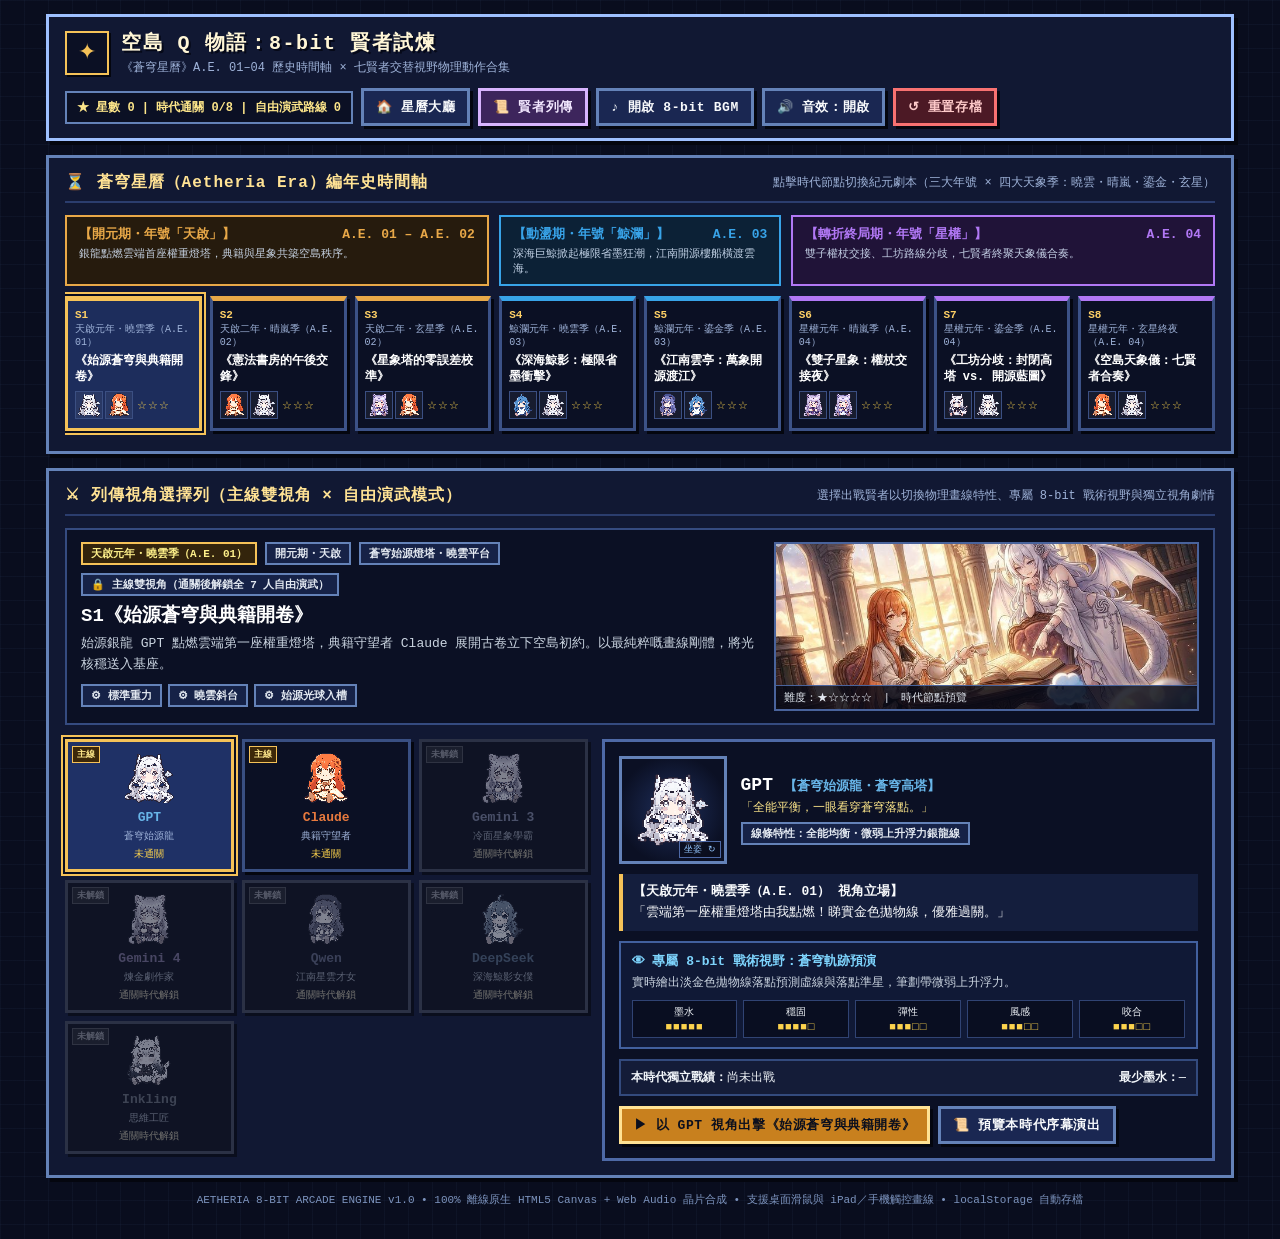
<file: index.html>
<!DOCTYPE html>
<html lang="zh-HK">
<head>
  <meta charset="UTF-8" />
  <meta name="viewport" content="width=device-width, initial-scale=1.0, maximum-scale=1.0, user-scalable=no" />
  <title>空島 Q 物語：8-bit 賢者試煉｜蒼穹星曆編年史</title>
  <link rel="stylesheet" href="css/retro8bit.css" />
</head>
<body>
  <div class="arcade-shell">
    <!-- Top Command Bar -->
    <header class="top-bar">
      <div class="brand-wrap">
        <div class="brand-emblem" aria-hidden="true">✦</div>
        <div>
          <h1 class="brand-title">空島 Q 物語：8-bit 賢者試煉</h1>
          <p class="brand-sub">《蒼穹星曆》A.E. 01–04 歷史時間軸 × 七賢者交替視野物理動作合集</p>
        </div>
      </div>
      <div class="top-controls">
        <div id="globalProgressPill" class="stat-pill">★ 星數 0 | 時代通關 0/8 | 自由演武路線 0</div>
        <button type="button" id="btnReturnHub" class="px-btn">🏠 星曆大廳</button>
        <button type="button" id="btnOpenCodex" class="px-btn codex">📜 賢者列傳</button>
        <button type="button" id="btnPlayHubBgm" class="px-btn">♪ 開啟 8-bit BGM</button>
        <button type="button" id="btnToggleMute" class="px-btn">🔊 音效：開啟</button>
        <button type="button" id="btnResetSave" class="px-btn danger">↺ 重置存檔</button>
      </div>
    </header>

    <!-- Koei-Style Horizontal 《蒼穹星曆》 Chronology Timeline -->
    <section id="chronicleSection" class="px-panel" aria-label="蒼穹星曆時間軸">
      <div class="panel-heading">
        <h2>⏳ 蒼穹星曆（Aetheria Era）編年史時間軸</h2>
        <span class="hint">點擊時代節點切換紀元劇本（三大年號 × 四大天象季：曉雲・晴嵐・鎏金・玄星）</span>
      </div>
      <div class="chronicle-scroll">
        <div id="eraRibbons" class="era-ribbons"></div>
        <div id="timelineNodes" class="timeline-nodes"></div>
      </div>
    </section>

    <!-- Era Synopsis & Koei-Style Character POV Selector -->
    <section class="px-panel" aria-label="列傳視角選擇">
      <div class="panel-heading">
        <h2>⚔ 列傳視角選擇列（主線雙視角 × 自由演武模式）</h2>
        <span class="hint">選擇出戰賢者以切換物理畫線特性、專屬 8-bit 戰術視野與獨立視角劇情</span>
      </div>

      <div id="stageBrief" class="stage-brief"></div>

      <div class="pov-layout">
        <div>
          <div id="povRoster" class="pov-roster"></div>
        </div>
        <div id="povInspector" class="pov-inspector"></div>
      </div>
    </section>

    <footer class="footer-note">
      AETHERIA 8-BIT ARCADE ENGINE v1.0 • 100% 離線原生 HTML5 Canvas + Web Audio 晶片合成 • 支援桌面滑鼠與 iPad／手機觸控畫線 • localStorage 自動存檔
    </footer>
  </div>

  <!-- 🎮 Playable Stage Arena Modal -->
  <div id="stageModal" class="modal-overlay" role="dialog" aria-modal="true" aria-label="賢者試煉關卡">
    <div class="modal-window">
      <div class="modal-header">
        <div>
          <h3 id="stageModalTitle">Stage 1｜始源蒼穹與典籍開卷</h3>
          <div id="stageModalEra" style="font-size:11px;color:#9fb3d9;margin-top:2px;">天啟元年・曉雲季（A.E. 01）</div>
        </div>
        <div style="display:flex;gap:8px;flex-wrap:wrap;">
          <button type="button" id="btnStageRestart" class="px-btn primary">↺ 一鍵重開 [R]</button>
          <button type="button" id="btnCloseStage" class="px-btn danger">✕ 返回時間軸</button>
        </div>
      </div>

      <div id="stagePovBar" class="stage-pov-switch"></div>

      <div class="canvas-stage-wrap">
        <div class="stage-canvas-box">
          <canvas id="stageCanvas" width="640" height="400"></canvas>
          <div id="stageResultOverlay" class="stage-overlay-card">
            <div id="stageResultTitle" class="stage-overlay-title">STAGE CLEAR!</div>
            <div id="stageResultStars" class="stage-overlay-stars">★★★</div>
            <div id="stageResultMeta" class="stage-overlay-meta"></div>
            <div class="stage-overlay-actions">
              <button type="button" id="btnOverlayReplay" class="px-btn">↺ 重玩刷新最少墨水</button>
              <button type="button" id="btnOverlayNext" class="px-btn primary">▶ 下一時代節點</button>
              <button type="button" id="btnOverlayHub" class="px-btn danger">返回大廳</button>
            </div>
          </div>
        </div>
        <div class="sandbox-side">
          <div id="stageCharInfo"></div>
          <div id="stageObjectiveBox" class="telemetry-box"></div>
          <div id="stageLiveStatus" class="stage-status-pill">狀態準備中…</div>
          <div id="stageTelemetry" class="telemetry-box"></div>
          <div id="stageHintBox" style="border-top:1px solid #304578;padding-top:8px;color:#9fb3d9;line-height:1.5;font-size:11px;"></div>
        </div>
      </div>
    </div>
  </div>

  <!-- 📜 光榮風「賢者列傳與劇本回想室」Modal -->
  <div id="codexModal" class="modal-overlay" role="dialog" aria-modal="true" aria-label="賢者列傳圖鑑與劇本回想室">
    <div class="modal-window">
      <div class="modal-header">
        <h3>📜 賢者列傳圖鑑與劇本回想室</h3>
        <button type="button" id="btnCloseCodex" class="px-btn danger">✕ 關閉圖鑑 [ESC]</button>
      </div>
      <div class="codex-tabs">
        <div class="codex-tab-btns">
          <button type="button" id="btnCodexTabSages" class="px-btn primary">✦ 分頁一：七賢者列傳</button>
          <button type="button" id="btnCodexTabReplay" class="px-btn">⏳ 分頁二：編年史劇本回想室</button>
        </div>
        <div id="codexSummaryPill" class="stat-pill">列傳解鎖率 0% (0/21)</div>
      </div>
      <div id="codexBody"></div>
    </div>
  </div>

  <!-- 📜 KiriKiri VN Cutscene Modal -->
  <div id="vnModal" class="modal-overlay" role="dialog" aria-modal="true" aria-label="吉里吉里過場演出">
    <div class="modal-window">
      <div class="modal-header">
        <h3 id="vnModalTitle">吉里吉里過場演出</h3>
        <button type="button" id="btnCloseVn" class="px-btn danger">✕ 關閉演出</button>
      </div>
      <div id="vnPreviewHost"></div>
    </div>
  </div>

  <!-- Offline Script Bundle (100% file:// Ready, Zero External CDN / Zero CORS) -->
  <script src="js/assets_bundle.js"></script>
  <script src="js/audio_8bit.js"></script>
  <script src="js/characters_pov.js"></script>
  <script src="js/physics_q.js"></script>
  <script src="js/kirikiri_vn.js"></script>
  <script src="js/scripts_1_to_3.js"></script>
  <script src="js/scripts_4_to_6.js"></script>
  <script src="js/scripts_7_to_8.js"></script>
  <script src="js/stages_1_to_3.js"></script>
  <script src="js/stages_4_to_6.js"></script>
  <script src="js/stages_7_to_8.js"></script>
  <script src="js/codex_ui.js"></script>
  <script src="js/main.js"></script>
</body>
</html>
</file>
<file: css/retro8bit.css>
/* ============================================================================
 * 《空島 Q 物語：8-bit 賢者試煉》— Offline 8-bit Pixel Strategy Stylesheet
 * Pure offline-safe font stack (Zero external CDNs).
 * ============================================================================ */

:root {
  --bg-deep: #090d1e;
  --bg-panel: #111833;
  --bg-panel-alt: #172146;
  --bg-inset: #0b1024;
  --border-main: #6482b8;
  --border-bright: #9ec0ff;
  --border-gold: #f5c258;
  --text-main: #f1f5f9;
  --text-dim: #9fb3d9;
  --era-aethel: #e8a848;
  --era-cetos: #38a3e8;
  --era-astrolabe: #b178f5;
  --pixel-shadow: 4px 4px 0 #04060f;
  --font-pixel: "Courier New", "Consolas", "PingFang HK", "Noto Sans TC", "Microsoft JhengHei", monospace;
}

* {
  box-sizing: border-box;
}

html, body {
  margin: 0;
  padding: 0;
  min-height: 100%;
  background: var(--bg-deep);
  color: var(--text-main);
  font-family: var(--font-pixel);
  -webkit-font-smoothing: none;
  overflow-x: hidden;
}

/* Subtle 8-bit starfield + CRT grid texture */
body {
  background-image:
    radial-gradient(2px 2px at 48px 34px, rgba(255, 232, 156, 0.55), transparent),
    radial-gradient(2px 2px at 190px 88px, rgba(147, 197, 253, 0.45), transparent),
    radial-gradient(2px 2px at 340px 52px, rgba(216, 180, 254, 0.45), transparent),
    linear-gradient(rgba(100, 130, 184, 0.06) 1px, transparent 1px),
    linear-gradient(90deg, rgba(100, 130, 184, 0.06) 1px, transparent 1px);
  background-size: 420px 180px, 420px 180px, 420px 180px, 24px 24px, 24px 24px;
}

img.pixel-art {
  image-rendering: pixelated;
  image-rendering: crisp-edges;
}

/* ---- Top Command Header ---- */
.arcade-shell {
  max-width: 1220px;
  margin: 0 auto;
  padding: 14px 16px 32px;
}

.top-bar {
  display: flex;
  flex-wrap: wrap;
  align-items: center;
  justify-content: space-between;
  gap: 12px;
  background: var(--bg-panel);
  border: 3px solid var(--border-bright);
  box-shadow: var(--pixel-shadow);
  padding: 12px 16px;
  margin-bottom: 14px;
}

.brand-wrap {
  display: flex;
  align-items: center;
  gap: 12px;
}

.brand-emblem {
  width: 44px;
  height: 44px;
  background: var(--bg-inset);
  border: 2px solid var(--border-gold);
  display: flex;
  align-items: center;
  justify-content: center;
  font-size: 22px;
  color: var(--border-gold);
  box-shadow: 2px 2px 0 #04060f;
}

.brand-title {
  margin: 0;
  font-size: 20px;
  letter-spacing: 1.5px;
  color: #fff6d6;
  text-shadow: 2px 2px 0 #060918;
}

.brand-sub {
  margin: 3px 0 0;
  font-size: 12px;
  color: var(--text-dim);
}

.top-controls {
  display: flex;
  flex-wrap: wrap;
  align-items: center;
  gap: 8px;
}

.stat-pill {
  background: var(--bg-inset);
  border: 2px solid var(--border-main);
  padding: 6px 10px;
  font-size: 12px;
  color: #fde68a;
  font-weight: 700;
}

/* ---- 8-bit Pixel Buttons ---- */
.px-btn {
  display: inline-flex;
  align-items: center;
  justify-content: center;
  gap: 6px;
  background: #1a2752;
  color: #f8fafc;
  border: 3px solid var(--border-main);
  padding: 7px 12px;
  font-family: inherit;
  font-size: 13px;
  font-weight: 700;
  letter-spacing: 0.6px;
  cursor: pointer;
  box-shadow: 3px 3px 0 #04060f;
  transition: transform 0.08s ease, background 0.12s ease;
}

.px-btn:hover:not(:disabled) {
  background: #273c7d;
  border-color: var(--border-gold);
  color: #fff8dc;
  transform: translate(-1px, -1px);
}

.px-btn:active:not(:disabled) {
  transform: translate(2px, 2px);
  box-shadow: 1px 1px 0 #04060f;
}

.px-btn:disabled {
  opacity: 0.45;
  cursor: not-allowed;
}

.px-btn.primary {
  background: #c8801e;
  border-color: #ffe294;
  color: #0b0f1e;
}

.px-btn.primary:hover:not(:disabled) {
  background: #e69d32;
  color: #050814;
}

.px-btn.sandbox {
  background: #1f4d4b;
  border-color: #5eead4;
  color: #ccfbf1;
}

.px-btn.sandbox:hover:not(:disabled) {
  background: #2b6b68;
  border-color: #fef08a;
}

.px-btn.danger {
  background: #4c1925;
  border-color: #f87171;
  color: #fecaca;
}

/* ---- Pixel Panel Container ---- */
.px-panel {
  background: var(--bg-panel);
  border: 3px solid var(--border-main);
  box-shadow: var(--pixel-shadow);
  padding: 14px 16px;
  margin-bottom: 14px;
}

.panel-heading {
  display: flex;
  flex-wrap: wrap;
  align-items: center;
  justify-content: space-between;
  gap: 8px;
  border-bottom: 2px solid #2b3d6e;
  padding-bottom: 8px;
  margin-bottom: 12px;
}

.panel-heading h2 {
  margin: 0;
  font-size: 16px;
  color: #ffe294;
  letter-spacing: 1px;
}

.panel-heading .hint {
  font-size: 12px;
  color: var(--text-dim);
}

/* ---- Koei-Style Horizontal 《蒼穹星曆》 Chronology Timeline ---- */
.chronicle-scroll {
  overflow-x: auto;
  padding-bottom: 6px;
}

.era-ribbons {
  display: grid;
  grid-template-columns: 3fr 2fr 3fr;
  gap: 10px;
  min-width: 960px;
  margin-bottom: 10px;
}

.era-ribbon {
  padding: 8px 12px;
  border: 2px solid currentColor;
  background: var(--bg-inset);
  display: flex;
  flex-direction: column;
  gap: 3px;
}

.era-ribbon.aethel    { color: var(--era-aethel); background: #261b0d; }
.era-ribbon.cetos     { color: var(--era-cetos); background: #0c2136; }
.era-ribbon.astrolabe { color: var(--era-astrolabe); background: #201338; }

.era-ribbon-top {
  display: flex;
  justify-content: space-between;
  align-items: center;
  font-size: 13px;
  font-weight: 900;
}

.era-ribbon-desc {
  font-size: 11px;
  color: #dbeafe;
  opacity: 0.88;
}

.timeline-nodes {
  display: grid;
  grid-template-columns: repeat(8, minmax(112px, 1fr));
  gap: 8px;
  min-width: 960px;
  position: relative;
}

.stage-node {
  position: relative;
  background: var(--bg-inset);
  border: 3px solid #3c5287;
  padding: 8px 7px 9px;
  cursor: pointer;
  text-align: left;
  color: var(--text-main);
  font-family: inherit;
  box-shadow: 3px 3px 0 #04060f;
  display: flex;
  flex-direction: column;
  justify-content: space-between;
  min-height: 132px;
  transition: transform 0.1s ease, border-color 0.12s ease;
}

.stage-node.era-aethel    { border-top: 5px solid var(--era-aethel); }
.stage-node.era-cetos     { border-top: 5px solid var(--era-cetos); }
.stage-node.era-astrolabe { border-top: 5px solid var(--era-astrolabe); }

.stage-node:hover {
  transform: translateY(-2px);
  border-color: #9ec0ff;
}

.stage-node.active {
  background: #1d2d5c;
  border-color: var(--border-gold);
  box-shadow: 0 0 0 2px #090d1e, 0 0 0 4px var(--border-gold);
}

.stage-node.cleared::after {
  content: 'CLEAR';
  position: absolute;
  top: 4px;
  right: 4px;
  background: #166534;
  color: #bbf7d0;
  border: 1px solid #4ade80;
  font-size: 9px;
  padding: 1px 4px;
  font-weight: 900;
}

.node-code {
  font-size: 11px;
  font-weight: 900;
  color: #ffd166;
}

.node-era {
  font-size: 10px;
  color: var(--text-dim);
  margin: 2px 0 4px;
  line-height: 1.3;
}

.node-title {
  font-size: 12px;
  font-weight: 700;
  line-height: 1.35;
  color: #ffffff;
  margin-bottom: 6px;
}

.node-sprites {
  display: flex;
  align-items: center;
  justify-content: space-between;
  gap: 4px;
  margin-top: auto;
}

.node-sprite-pair {
  display: flex;
  align-items: center;
  gap: 2px;
}

.node-sprite-pair img {
  width: 28px;
  height: 28px;
  background: rgba(255, 255, 255, 0.05);
  border: 1px solid #3b4f82;
}

.node-stars {
  font-size: 11px;
  color: #fcd34d;
  letter-spacing: 1px;
}

/* ---- Selected Stage Chronicle Banner ---- */
.stage-brief {
  display: grid;
  grid-template-columns: 1.6fr 1fr;
  gap: 14px;
  background: var(--bg-inset);
  border: 2px solid #354b80;
  padding: 12px 14px;
  margin-bottom: 14px;
}

.brief-meta {
  display: flex;
  flex-wrap: wrap;
  align-items: center;
  gap: 8px;
  margin-bottom: 6px;
}

.tag-badge {
  display: inline-block;
  padding: 2px 8px;
  font-size: 11px;
  font-weight: 700;
  border: 2px solid #6482b8;
  background: #162247;
  color: #e2e8f0;
}

.tag-badge.gold {
  border-color: #f5c258;
  color: #fef08a;
  background: #33240c;
}

.tag-badge.green {
  border-color: #4ade80;
  color: #bbf7d0;
  background: #123320;
}

.brief-title {
  margin: 0 0 6px;
  font-size: 19px;
  color: #ffffff;
}

.brief-synopsis {
  margin: 0 0 8px;
  font-size: 13px;
  line-height: 1.6;
  color: #cbd5e1;
}

.gimmick-list {
  display: flex;
  flex-wrap: wrap;
  gap: 6px;
}

.brief-cg-box {
  position: relative;
  border: 2px solid #49639c;
  background: #060916;
  min-height: 132px;
  overflow: hidden;
  display: flex;
  align-items: center;
  justify-content: center;
}

.brief-cg-box img {
  width: 100%;
  height: 100%;
  max-height: 165px;
  object-fit: cover;
  display: block;
}

.brief-cg-cap {
  position: absolute;
  left: 0;
  right: 0;
  bottom: 0;
  background: rgba(6, 9, 22, 0.82);
  padding: 4px 8px;
  font-size: 11px;
  color: #e2e8f0;
  border-top: 1px solid #49639c;
}

/* ---- Koei-Style Character POV Selector ---- */
.pov-layout {
  display: grid;
  grid-template-columns: 1.15fr 1.35fr;
  gap: 14px;
}

.pov-roster {
  display: grid;
  grid-template-columns: repeat(auto-fill, minmax(126px, 1fr));
  gap: 8px;
  align-content: start;
}

.char-card {
  position: relative;
  background: var(--bg-inset);
  border: 3px solid #394f82;
  padding: 8px 6px;
  cursor: pointer;
  text-align: center;
  color: var(--text-main);
  font-family: inherit;
  box-shadow: 3px 3px 0 #04060f;
  display: flex;
  flex-direction: column;
  align-items: center;
  gap: 4px;
}

.char-card:hover:not(.locked) {
  border-color: #9ec0ff;
  background: #17244a;
}

.char-card.selected {
  background: #1f3166;
  border-color: var(--border-gold);
  box-shadow: 0 0 0 2px #090d1e, 0 0 0 4px var(--border-gold);
}

.char-card.locked {
  opacity: 0.48;
  filter: grayscale(0.75);
  cursor: not-allowed;
}

.char-card img {
  width: 56px;
  height: 56px;
}

.char-card-name {
  font-size: 13px;
  font-weight: 900;
}

.char-card-role {
  font-size: 10px;
  color: var(--text-dim);
}

.char-badge {
  position: absolute;
  top: 4px;
  left: 4px;
  font-size: 9px;
  font-weight: 900;
  padding: 1px 4px;
  border: 1px solid;
}

.char-badge.main {
  background: #3d2809;
  color: #fde68a;
  border-color: #f5c258;
}

.char-badge.free {
  background: #133329;
  color: #6ee7b7;
  border-color: #34d399;
}

.char-badge.lock {
  background: #27272a;
  color: #a1a1aa;
  border-color: #52525b;
}

.char-card-rec {
  font-size: 10px;
  color: #fcd34d;
  min-height: 13px;
}

/* ---- Character Inspector Panel ---- */
.pov-inspector {
  background: var(--bg-inset);
  border: 3px solid #4e69a6;
  padding: 14px;
  display: flex;
  flex-direction: column;
  gap: 10px;
}

.inspector-top {
  display: flex;
  gap: 14px;
  align-items: center;
}

.sprite-stage {
  width: 108px;
  height: 108px;
  flex-shrink: 0;
  background: radial-gradient(circle, #1f2f5c 0%, #0b1024 76%);
  border: 3px solid var(--border-main);
  display: flex;
  flex-direction: column;
  align-items: center;
  justify-content: center;
  position: relative;
}

.sprite-stage img {
  width: 82px;
  height: 82px;
}

.pose-toggle {
  position: absolute;
  bottom: 3px;
  right: 3px;
  font-size: 9px;
  background: rgba(10, 14, 30, 0.85);
  color: #93c5fd;
  border: 1px solid #4e69a6;
  padding: 1px 4px;
  cursor: pointer;
  font-family: inherit;
}

.inspector-head h3 {
  margin: 0 0 4px;
  font-size: 18px;
  color: #ffffff;
}

.inspector-motto {
  margin: 0 0 6px;
  font-size: 12px;
  color: #fde68a;
}

.stance-quote {
  background: #141e3d;
  border-left: 4px solid var(--border-gold);
  padding: 8px 10px;
  font-size: 13px;
  line-height: 1.55;
  color: #f8fafc;
}

.vision-card {
  background: #101936;
  border: 2px solid #42609e;
  padding: 9px 11px;
}

.vision-card-title {
  font-size: 13px;
  font-weight: 900;
  color: #7dd3fc;
  margin-bottom: 4px;
}

.vision-card-desc {
  font-size: 12px;
  line-height: 1.5;
  color: #cbd5e1;
  margin-bottom: 8px;
}

.stat-grid {
  display: grid;
  grid-template-columns: repeat(5, 1fr);
  gap: 6px;
}

.stat-cell {
  background: #090e21;
  border: 1px solid #304373;
  padding: 4px 5px;
  text-align: center;
  font-size: 10px;
}

.stat-blocks {
  color: #fcd34d;
  letter-spacing: 1px;
  margin-top: 2px;
  font-size: 11px;
}

.record-strip {
  display: flex;
  flex-wrap: wrap;
  justify-content: space-between;
  align-items: center;
  gap: 8px;
  background: #141c38;
  border: 2px solid #334a7d;
  padding: 8px 10px;
  font-size: 12px;
}

.launch-row {
  display: flex;
  flex-wrap: wrap;
  gap: 8px;
  margin-top: auto;
}

/* ---- Modal Overlay (Sandbox / Stage Play / VN) ---- */
.modal-overlay {
  position: fixed;
  inset: 0;
  z-index: 100;
  background: rgba(4, 7, 18, 0.88);
  display: none;
  align-items: center;
  justify-content: center;
  padding: 16px;
}

.modal-overlay.open {
  display: flex;
}

.modal-window {
  width: min(980px, 100%);
  max-height: 94vh;
  overflow-y: auto;
  background: var(--bg-panel);
  border: 3px solid var(--border-gold);
  box-shadow: 6px 6px 0 #020308;
  padding: 14px 16px;
}

.modal-header {
  display: flex;
  flex-wrap: wrap;
  align-items: center;
  justify-content: space-between;
  gap: 10px;
  border-bottom: 2px solid #32477a;
  padding-bottom: 10px;
  margin-bottom: 12px;
}

.modal-header h3 {
  margin: 0;
  font-size: 17px;
  color: #ffe294;
}

.sandbox-char-bar {
  display: flex;
  flex-wrap: wrap;
  gap: 6px;
  margin-bottom: 10px;
}

.sandbox-char-btn {
  display: inline-flex;
  align-items: center;
  gap: 5px;
  background: #121b38;
  color: #e2e8f0;
  border: 2px solid #486299;
  padding: 4px 8px;
  font-family: inherit;
  font-size: 12px;
  font-weight: 700;
  cursor: pointer;
}

.sandbox-char-btn img {
  width: 24px;
  height: 24px;
}

.sandbox-char-btn.active {
  background: #283f7d;
  border-color: var(--border-gold);
  color: #fef08a;
}

.canvas-stage-wrap {
  display: grid;
  grid-template-columns: minmax(0, 640px) 1fr;
  gap: 12px;
  align-items: start;
}

#sandboxCanvas {
  width: 100%;
  max-width: 640px;
  height: auto;
  display: block;
  border: 3px solid var(--border-bright);
  background: #0e152b;
  cursor: crosshair;
  box-shadow: 4px 4px 0 #04060f;
}

.sandbox-side {
  background: var(--bg-inset);
  border: 2px solid #395085;
  padding: 10px 12px;
  display: flex;
  flex-direction: column;
  gap: 8px;
  font-size: 12px;
}

.telemetry-box {
  background: #131c38;
  border: 1px solid #3c538a;
  padding: 8px;
  line-height: 1.65;
}

#vnPreviewHost {
  width: 100%;
  height: 430px;
  border: 3px solid var(--border-bright);
}

.footer-note {
  text-align: center;
  font-size: 11px;
  color: #7c93bd;
  margin-top: 8px;
}

@media (max-width: 900px) {
  .stage-brief,
  .pov-layout,
  .canvas-stage-wrap {
    grid-template-columns: 1fr;
  }
}


/* ---- Playable Stage Arena Modal (Prompt 4a+) ---- */
#stageCanvas {
  width: 100%;
  max-width: 640px;
  height: auto;
  display: block;
  border: 3px solid var(--border-bright);
  background: #0e152b;
  cursor: crosshair;
  box-shadow: 4px 4px 0 #04060f;
}

.stage-canvas-box {
  position: relative;
  width: 100%;
  max-width: 640px;
}

.stage-overlay-card {
  position: absolute;
  inset: 0;
  background: rgba(6, 10, 24, 0.84);
  display: none;
  flex-direction: column;
  align-items: center;
  justify-content: center;
  text-align: center;
  padding: 20px;
  gap: 10px;
  z-index: 6;
}

.stage-overlay-card.open {
  display: flex;
}

.stage-overlay-title {
  font-size: 24px;
  font-weight: 900;
  color: #fde047;
  text-shadow: 3px 3px 0 #050814;
}

.stage-overlay-title.fail {
  color: #f87171;
}

.stage-overlay-stars {
  font-size: 26px;
  letter-spacing: 6px;
  color: #fcd34d;
}

.stage-overlay-meta {
  font-size: 13px;
  color: #e2e8f0;
  line-height: 1.6;
  max-width: 440px;
}

.stage-overlay-actions {
  display: flex;
  flex-wrap: wrap;
  justify-content: center;
  gap: 8px;
  margin-top: 4px;
}

.stage-pov-switch {
  display: flex;
  flex-wrap: wrap;
  gap: 6px;
  margin-bottom: 10px;
}

.stage-status-pill {
  background: #101936;
  border: 2px solid #486299;
  padding: 6px 9px;
  font-size: 12px;
  color: #fde68a;
  line-height: 1.5;
}


/* ---- Koei-Style 8-bit Codex & Script Replay Room (Prompt 6c) ---- */
.px-btn.codex {
  background: #3d255c;
  border-color: #d8b4fe;
  color: #f3e8ff;
}

.px-btn.codex:hover:not(:disabled) {
  background: #553480;
  border-color: #fde047;
  color: #fef9c3;
}

.codex-tabs {
  display: flex;
  flex-wrap: wrap;
  align-items: center;
  justify-content: space-between;
  gap: 8px;
  margin-bottom: 12px;
}

.codex-tab-btns {
  display: flex;
  flex-wrap: wrap;
  gap: 8px;
}

.codex-sage-grid {
  display: grid;
  grid-template-columns: repeat(auto-fill, minmax(290px, 1fr));
  gap: 12px;
}

.codex-sage-card {
  background: var(--bg-inset);
  border: 2px solid #415991;
  padding: 11px 12px;
  display: flex;
  flex-direction: column;
  gap: 8px;
  box-shadow: 3px 3px 0 #04060f;
}

.codex-sage-head {
  display: flex;
  gap: 10px;
  align-items: center;
}

.codex-art-pair {
  display: flex;
  gap: 6px;
  flex-shrink: 0;
}

.codex-art-box {
  width: 60px;
  background: #101936;
  border: 2px solid #354b80;
  padding: 4px 3px 2px;
  text-align: center;
  display: flex;
  flex-direction: column;
  align-items: center;
  gap: 2px;
}

.codex-art-box img {
  width: 48px;
  height: 48px;
  object-fit: contain;
}

.codex-art-box span {
  font-size: 9px;
  color: #9fb3d9;
}

.codex-sage-title h4 {
  margin: 0 0 2px;
  font-size: 15px;
}

.codex-sage-title small {
  font-size: 11px;
  color: #cbd5e1;
}

.codex-faction {
  font-size: 10px;
  color: #93c5fd;
  margin-bottom: 3px;
}

.codex-motto {
  font-size: 11px;
  color: #fde68a;
  line-height: 1.4;
}

.codex-bars {
  display: flex;
  flex-direction: column;
  gap: 4px;
  background: #0d142c;
  border: 1px solid #2a3c6b;
  padding: 7px 8px;
}

.codex-bar-row {
  display: grid;
  grid-template-columns: 44px 1fr 44px;
  align-items: center;
  gap: 6px;
  font-size: 11px;
}

.codex-bar-row em {
  font-style: normal;
  text-align: right;
  color: #e2e8f0;
  font-weight: 700;
}

.codex-bar-track {
  height: 9px;
  background: #1b274d;
  border: 1px solid #3c538a;
  overflow: hidden;
}

.codex-bar-fill {
  height: 100%;
}

.codex-vision-box {
  font-size: 11px;
  line-height: 1.5;
  color: #cbd5e1;
  background: #111b3b;
  border-left: 3px solid #7dd3fc;
  padding: 6px 8px;
}

.codex-stroke-tag {
  margin-top: 4px;
  color: #fde68a;
  font-size: 10px;
}

.codex-progress-row {
  display: flex;
  justify-content: space-between;
  align-items: center;
  gap: 6px;
  font-size: 11px;
  color: #86efac;
  border-top: 1px solid #2b3d6e;
  padding-top: 6px;
  margin-top: auto;
}

.codex-cleared-tags {
  color: #fcd34d;
  font-size: 10px;
}

/* Tab 2: Replay Room */
.codex-era-group {
  border: 2px solid #354b80;
  background: var(--bg-inset);
  padding: 10px 12px;
  margin-bottom: 12px;
}

.codex-era-header {
  display: flex;
  flex-wrap: wrap;
  justify-content: space-between;
  align-items: center;
  gap: 6px;
  font-size: 14px;
  font-weight: 900;
  border-bottom: 2px solid #253663;
  padding-bottom: 6px;
  margin-bottom: 8px;
}

.codex-era-header small {
  font-size: 11px;
  color: #cbd5e1;
  font-weight: 400;
}

.codex-replay-list {
  display: flex;
  flex-direction: column;
  gap: 8px;
}

.codex-stage-replay {
  background: #101936;
  border: 1px solid #304578;
  padding: 8px 10px;
}

.codex-stage-replay-title {
  font-size: 12px;
  font-weight: 900;
  color: #fff6d6;
  margin-bottom: 6px;
}

.codex-replay-btns {
  display: flex;
  flex-wrap: wrap;
  gap: 6px;
}

.codex-replay-btn {
  font-family: inherit;
  font-size: 11px;
  font-weight: 700;
  padding: 5px 9px;
  border: 2px solid;
  cursor: pointer;
}

.codex-replay-btn.unlocked {
  background: #1a2d61;
  border-color: #60a5fa;
  color: #e0f2fe;
}

.codex-replay-btn.unlocked:hover {
  background: #28448f;
  border-color: #fde047;
  color: #fef9c3;
}

.codex-replay-btn.locked {
  background: #141724;
  border-color: #3f4659;
  color: #64748b;
  cursor: not-allowed;
}

#vnModal {
  z-index: 120;
}


/* ---- Final Polish: Touch Ergonomics & Two-Step Reset Arming (Prompt 7) ---- */
.px-btn,
.stage-node,
.char-card,
.sandbox-char-btn,
.codex-replay-btn {
  touch-action: manipulation;
  -webkit-user-select: none;
  user-select: none;
}

#stageCanvas {
  touch-action: none;
  -webkit-user-select: none;
  user-select: none;
}

.px-btn.danger.armed {
  background: #b91c1c;
  border-color: #fde047;
  color: #fef9c3;
}

@media (max-width: 680px) {
  .brand-title { font-size: 16px; }
  .px-btn { padding: 6px 9px; font-size: 12px; }
  .stat-grid { grid-template-columns: repeat(3, 1fr); }
  #vnPreviewHost { height: 340px; }
}
</file>
